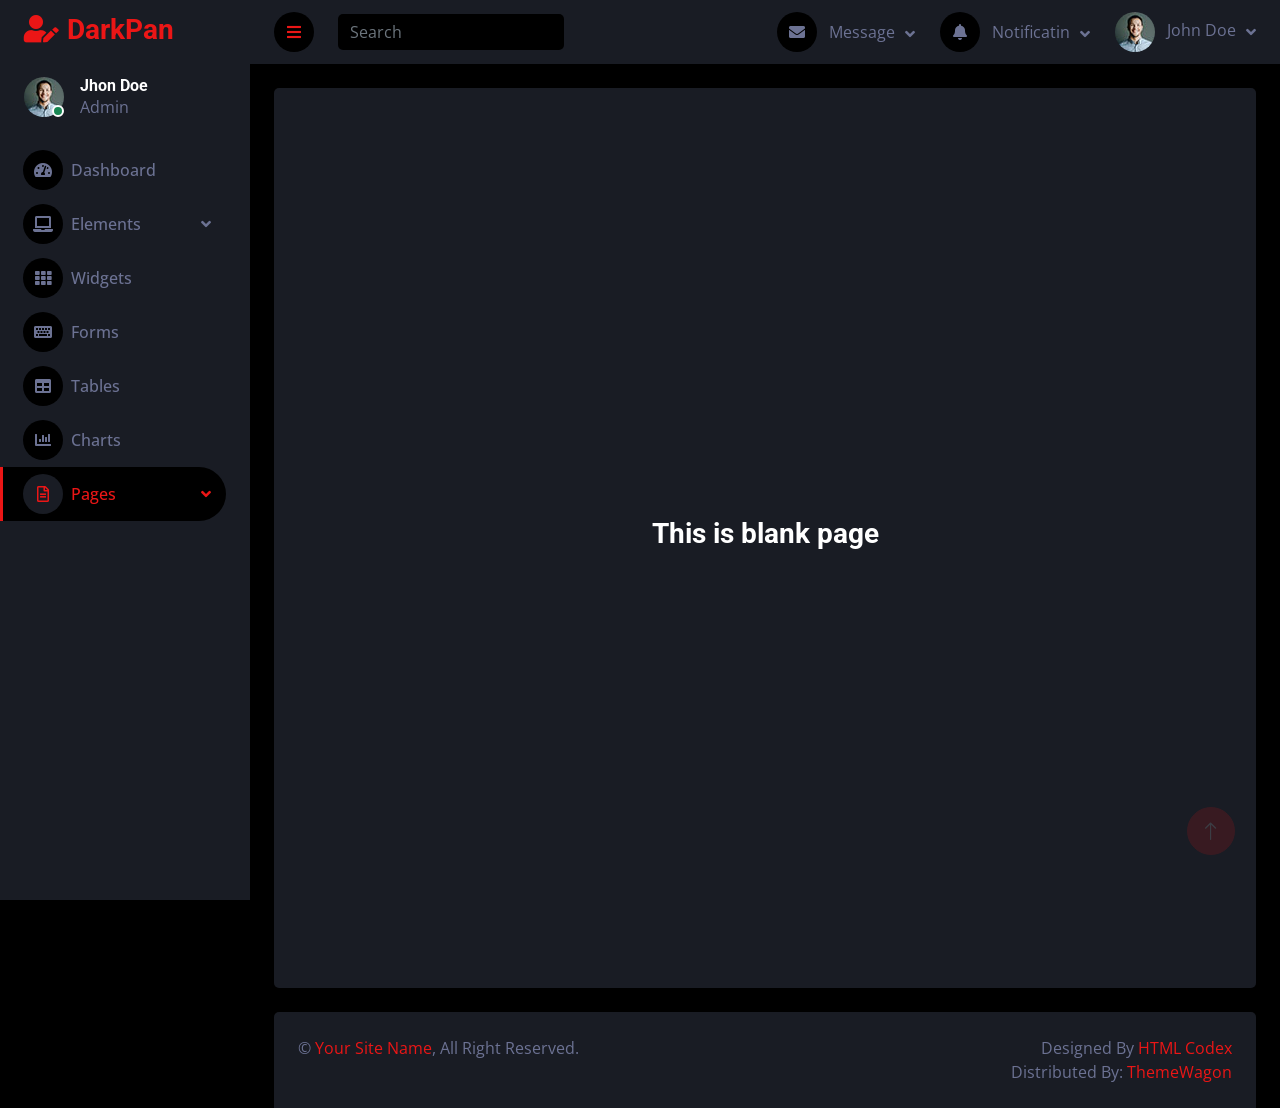
<file: Admin/Layout/darkpan-1.0.0/blank.html>
<!DOCTYPE html>
<html lang="en">

<head>
    <meta charset="utf-8">
    <title>DarkPan - Bootstrap 5 Admin Template</title>
    <meta content="width=device-width, initial-scale=1.0" name="viewport">
    <meta content="" name="keywords">
    <meta content="" name="description">

    <!-- Favicon -->
    <link href="img/favicon.ico" rel="icon">

    <!-- Google Web Fonts -->
    <link rel="preconnect" href="https://fonts.googleapis.com">
    <link rel="preconnect" href="https://fonts.gstatic.com" crossorigin>
    <link href="https://fonts.googleapis.com/css2?family=Open+Sans:wght@400;600&family=Roboto:wght@500;700&display=swap" rel="stylesheet"> 
    
    <!-- Icon Font Stylesheet -->
    <link href="https://cdnjs.cloudflare.com/ajax/libs/font-awesome/5.10.0/css/all.min.css" rel="stylesheet">
    <link href="https://cdn.jsdelivr.net/npm/bootstrap-icons@1.4.1/font/bootstrap-icons.css" rel="stylesheet">

    <!-- Libraries Stylesheet -->
    <link href="lib/owlcarousel/assets/owl.carousel.min.css" rel="stylesheet">
    <link href="lib/tempusdominus/css/tempusdominus-bootstrap-4.min.css" rel="stylesheet" />

    <!-- Customized Bootstrap Stylesheet -->
    <link href="css/bootstrap.min.css" rel="stylesheet">

    <!-- Template Stylesheet -->
    <link href="css/style.css" rel="stylesheet">
</head>

<body>
    <div class="container-fluid position-relative d-flex p-0">
        <!-- Spinner Start -->
        <div id="spinner" class="show bg-dark position-fixed translate-middle w-100 vh-100 top-50 start-50 d-flex align-items-center justify-content-center">
            <div class="spinner-border text-primary" style="width: 3rem; height: 3rem;" role="status">
                <span class="sr-only">Loading...</span>
            </div>
        </div>
        <!-- Spinner End -->


        <!-- Sidebar Start -->
        <div class="sidebar pe-4 pb-3">
            <nav class="navbar bg-secondary navbar-dark">
                <a href="index.html" class="navbar-brand mx-4 mb-3">
                    <h3 class="text-primary"><i class="fa fa-user-edit me-2"></i>DarkPan</h3>
                </a>
                <div class="d-flex align-items-center ms-4 mb-4">
                    <div class="position-relative">
                        <img class="rounded-circle" src="img/user.jpg" alt="" style="width: 40px; height: 40px;">
                        <div class="bg-success rounded-circle border border-2 border-white position-absolute end-0 bottom-0 p-1"></div>
                    </div>
                    <div class="ms-3">
                        <h6 class="mb-0">Jhon Doe</h6>
                        <span>Admin</span>
                    </div>
                </div>
                <div class="navbar-nav w-100">
                    <a href="index.html" class="nav-item nav-link"><i class="fa fa-tachometer-alt me-2"></i>Dashboard</a>
                    <div class="nav-item dropdown">
                        <a href="#" class="nav-link dropdown-toggle" data-bs-toggle="dropdown"><i class="fa fa-laptop me-2"></i>Elements</a>
                        <div class="dropdown-menu bg-transparent border-0">
                            <a href="button.html" class="dropdown-item">Buttons</a>
                            <a href="typography.html" class="dropdown-item">Typography</a>
                            <a href="element.html" class="dropdown-item">Other Elements</a>
                        </div>
                    </div>
                    <a href="widget.html" class="nav-item nav-link"><i class="fa fa-th me-2"></i>Widgets</a>
                    <a href="form.html" class="nav-item nav-link"><i class="fa fa-keyboard me-2"></i>Forms</a>
                    <a href="table.html" class="nav-item nav-link"><i class="fa fa-table me-2"></i>Tables</a>
                    <a href="chart.html" class="nav-item nav-link"><i class="fa fa-chart-bar me-2"></i>Charts</a>
                    <div class="nav-item dropdown">
                        <a href="#" class="nav-link dropdown-toggle active" data-bs-toggle="dropdown"><i class="far fa-file-alt me-2"></i>Pages</a>
                        <div class="dropdown-menu bg-transparent border-0">
                            <a href="signin.html" class="dropdown-item">Sign In</a>
                            <a href="signup.html" class="dropdown-item">Sign Up</a>
                            <a href="404.html" class="dropdown-item">404 Error</a>
                            <a href="blank.html" class="dropdown-item active">Blank Page</a>
                        </div>
                    </div>
                </div>
            </nav>
        </div>
        <!-- Sidebar End -->


        <!-- Content Start -->
        <div class="content">
            <!-- Navbar Start -->
            <nav class="navbar navbar-expand bg-secondary navbar-dark sticky-top px-4 py-0">
                <a href="index.html" class="navbar-brand d-flex d-lg-none me-4">
                    <h2 class="text-primary mb-0"><i class="fa fa-user-edit"></i></h2>
                </a>
                <a href="#" class="sidebar-toggler flex-shrink-0">
                    <i class="fa fa-bars"></i>
                </a>
                <form class="d-none d-md-flex ms-4">
                    <input class="form-control bg-dark border-0" type="search" placeholder="Search">
                </form>
                <div class="navbar-nav align-items-center ms-auto">
                    <div class="nav-item dropdown">
                        <a href="#" class="nav-link dropdown-toggle" data-bs-toggle="dropdown">
                            <i class="fa fa-envelope me-lg-2"></i>
                            <span class="d-none d-lg-inline-flex">Message</span>
                        </a>
                        <div class="dropdown-menu dropdown-menu-end bg-secondary border-0 rounded-0 rounded-bottom m-0">
                            <a href="#" class="dropdown-item">
                                <div class="d-flex align-items-center">
                                    <img class="rounded-circle" src="img/user.jpg" alt="" style="width: 40px; height: 40px;">
                                    <div class="ms-2">
                                        <h6 class="fw-normal mb-0">Jhon send you a message</h6>
                                        <small>15 minutes ago</small>
                                    </div>
                                </div>
                            </a>
                            <hr class="dropdown-divider">
                            <a href="#" class="dropdown-item">
                                <div class="d-flex align-items-center">
                                    <img class="rounded-circle" src="img/user.jpg" alt="" style="width: 40px; height: 40px;">
                                    <div class="ms-2">
                                        <h6 class="fw-normal mb-0">Jhon send you a message</h6>
                                        <small>15 minutes ago</small>
                                    </div>
                                </div>
                            </a>
                            <hr class="dropdown-divider">
                            <a href="#" class="dropdown-item">
                                <div class="d-flex align-items-center">
                                    <img class="rounded-circle" src="img/user.jpg" alt="" style="width: 40px; height: 40px;">
                                    <div class="ms-2">
                                        <h6 class="fw-normal mb-0">Jhon send you a message</h6>
                                        <small>15 minutes ago</small>
                                    </div>
                                </div>
                            </a>
                            <hr class="dropdown-divider">
                            <a href="#" class="dropdown-item text-center">See all message</a>
                        </div>
                    </div>
                    <div class="nav-item dropdown">
                        <a href="#" class="nav-link dropdown-toggle" data-bs-toggle="dropdown">
                            <i class="fa fa-bell me-lg-2"></i>
                            <span class="d-none d-lg-inline-flex">Notificatin</span>
                        </a>
                        <div class="dropdown-menu dropdown-menu-end bg-secondary border-0 rounded-0 rounded-bottom m-0">
                            <a href="#" class="dropdown-item">
                                <h6 class="fw-normal mb-0">Profile updated</h6>
                                <small>15 minutes ago</small>
                            </a>
                            <hr class="dropdown-divider">
                            <a href="#" class="dropdown-item">
                                <h6 class="fw-normal mb-0">New user added</h6>
                                <small>15 minutes ago</small>
                            </a>
                            <hr class="dropdown-divider">
                            <a href="#" class="dropdown-item">
                                <h6 class="fw-normal mb-0">Password changed</h6>
                                <small>15 minutes ago</small>
                            </a>
                            <hr class="dropdown-divider">
                            <a href="#" class="dropdown-item text-center">See all notifications</a>
                        </div>
                    </div>
                    <div class="nav-item dropdown">
                        <a href="#" class="nav-link dropdown-toggle" data-bs-toggle="dropdown">
                            <img class="rounded-circle me-lg-2" src="img/user.jpg" alt="" style="width: 40px; height: 40px;">
                            <span class="d-none d-lg-inline-flex">John Doe</span>
                        </a>
                        <div class="dropdown-menu dropdown-menu-end bg-secondary border-0 rounded-0 rounded-bottom m-0">
                            <a href="#" class="dropdown-item">My Profile</a>
                            <a href="#" class="dropdown-item">Settings</a>
                            <a href="#" class="dropdown-item">Log Out</a>
                        </div>
                    </div>
                </div>
            </nav>
            <!-- Navbar End -->


            <!-- Blank Start -->
            <div class="container-fluid pt-4 px-4">
                <div class="row vh-100 bg-secondary rounded align-items-center justify-content-center mx-0">
                    <div class="col-md-6 text-center">
                        <h3>This is blank page</h3>
                    </div>
                </div>
            </div>
            <!-- Blank End -->


            <!-- Footer Start -->
            <div class="container-fluid pt-4 px-4">
                <div class="bg-secondary rounded-top p-4">
                    <div class="row">
                        <div class="col-12 col-sm-6 text-center text-sm-start">
                            &copy; <a href="#">Your Site Name</a>, All Right Reserved. 
                        </div>
                        <div class="col-12 col-sm-6 text-center text-sm-end">
                            <!--/*** This template is free as long as you keep the footer author’s credit link/attribution link/backlink. If you'd like to use the template without the footer author’s credit link/attribution link/backlink, you can purchase the Credit Removal License from "https://htmlcodex.com/credit-removal". Thank you for your support. ***/-->
                            Designed By <a href="https://htmlcodex.com">HTML Codex</a>
                            <br>Distributed By: <a href="https://themewagon.com" target="_blank">ThemeWagon</a>
                        </div>
                    </div>
                </div>
            </div>
            <!-- Footer End -->
        </div>
        <!-- Content End -->


        <!-- Back to Top -->
        <a href="#" class="btn btn-lg btn-primary btn-lg-square back-to-top"><i class="bi bi-arrow-up"></i></a>
    </div>

    <!-- JavaScript Libraries -->
    <script src="https://code.jquery.com/jquery-3.4.1.min.js"></script>
    <script src="https://cdn.jsdelivr.net/npm/bootstrap@5.0.0/dist/js/bootstrap.bundle.min.js"></script>
    <script src="lib/chart/chart.min.js"></script>
    <script src="lib/easing/easing.min.js"></script>
    <script src="lib/waypoints/waypoints.min.js"></script>
    <script src="lib/owlcarousel/owl.carousel.min.js"></script>
    <script src="lib/tempusdominus/js/moment.min.js"></script>
    <script src="lib/tempusdominus/js/moment-timezone.min.js"></script>
    <script src="lib/tempusdominus/js/tempusdominus-bootstrap-4.min.js"></script>

    <!-- Template Javascript -->
    <script src="js/main.js"></script>
</body>

</html>
</file>
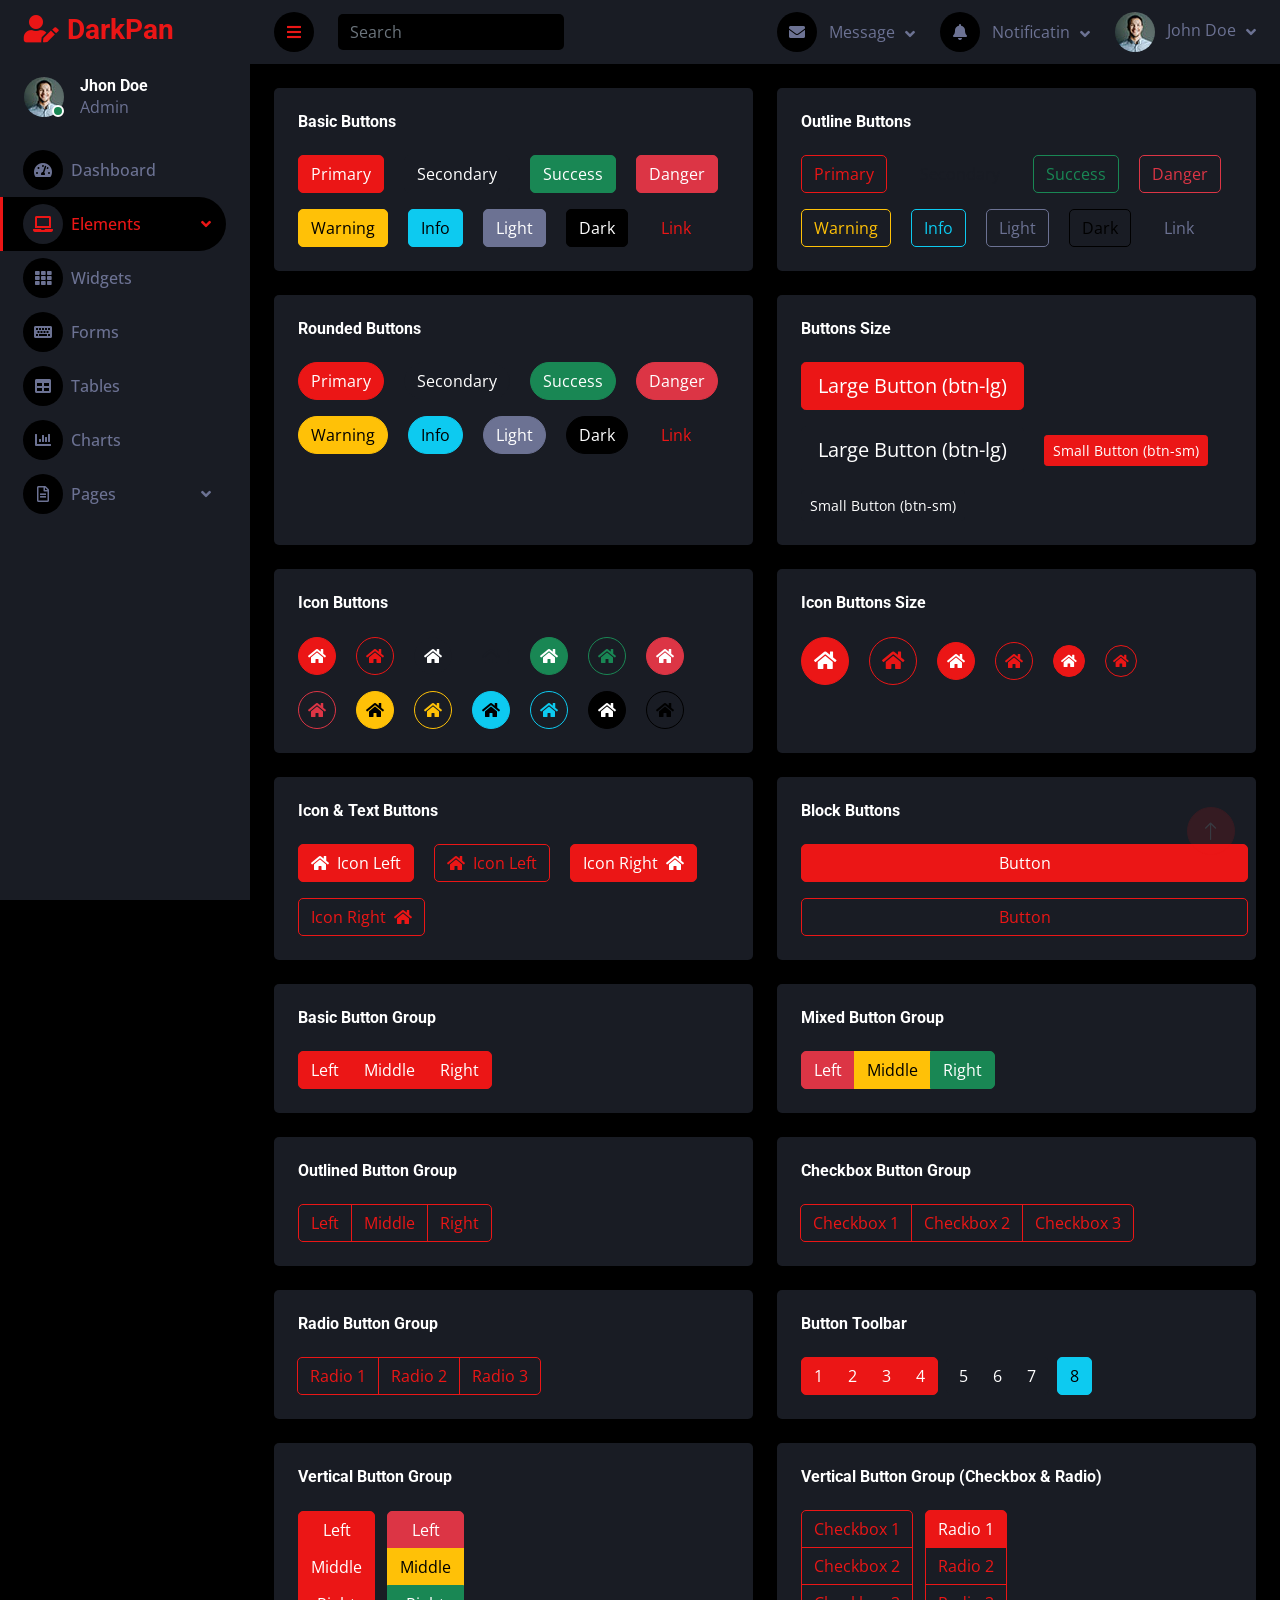
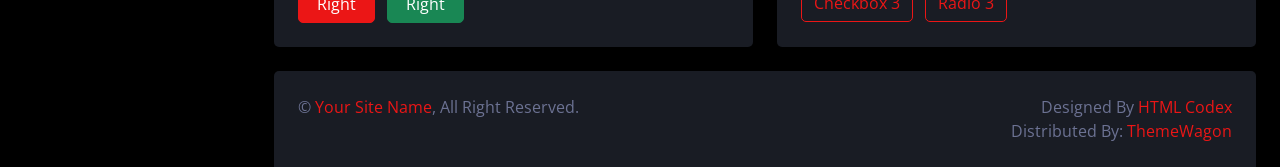
<file: Admin/Layout/darkpan-1.0.0/button.html>
<!DOCTYPE html>
<html lang="en">

<head>
    <meta charset="utf-8">
    <title>DarkPan - Bootstrap 5 Admin Template</title>
    <meta content="width=device-width, initial-scale=1.0" name="viewport">
    <meta content="" name="keywords">
    <meta content="" name="description">

    <!-- Favicon -->
    <link href="img/favicon.ico" rel="icon">

    <!-- Google Web Fonts -->
    <link rel="preconnect" href="https://fonts.googleapis.com">
    <link rel="preconnect" href="https://fonts.gstatic.com" crossorigin>
    <link href="https://fonts.googleapis.com/css2?family=Open+Sans:wght@400;600&family=Roboto:wght@500;700&display=swap" rel="stylesheet"> 
    
    <!-- Icon Font Stylesheet -->
    <link href="https://cdnjs.cloudflare.com/ajax/libs/font-awesome/5.10.0/css/all.min.css" rel="stylesheet">
    <link href="https://cdn.jsdelivr.net/npm/bootstrap-icons@1.4.1/font/bootstrap-icons.css" rel="stylesheet">

    <!-- Libraries Stylesheet -->
    <link href="lib/owlcarousel/assets/owl.carousel.min.css" rel="stylesheet">
    <link href="lib/tempusdominus/css/tempusdominus-bootstrap-4.min.css" rel="stylesheet" />

    <!-- Customized Bootstrap Stylesheet -->
    <link href="css/bootstrap.min.css" rel="stylesheet">

    <!-- Template Stylesheet -->
    <link href="css/style.css" rel="stylesheet">
</head>

<body>
    <div class="container-fluid position-relative d-flex p-0">
        <!-- Spinner Start -->
        <div id="spinner" class="show bg-dark position-fixed translate-middle w-100 vh-100 top-50 start-50 d-flex align-items-center justify-content-center">
            <div class="spinner-border text-primary" style="width: 3rem; height: 3rem;" role="status">
                <span class="sr-only">Loading...</span>
            </div>
        </div>
        <!-- Spinner End -->


        <!-- Sidebar Start -->
        <div class="sidebar pe-4 pb-3">
            <nav class="navbar bg-secondary navbar-dark">
                <a href="index.html" class="navbar-brand mx-4 mb-3">
                    <h3 class="text-primary"><i class="fa fa-user-edit me-2"></i>DarkPan</h3>
                </a>
                <div class="d-flex align-items-center ms-4 mb-4">
                    <div class="position-relative">
                        <img class="rounded-circle" src="img/user.jpg" alt="" style="width: 40px; height: 40px;">
                        <div class="bg-success rounded-circle border border-2 border-white position-absolute end-0 bottom-0 p-1"></div>
                    </div>
                    <div class="ms-3">
                        <h6 class="mb-0">Jhon Doe</h6>
                        <span>Admin</span>
                    </div>
                </div>
                <div class="navbar-nav w-100">
                    <a href="index.html" class="nav-item nav-link"><i class="fa fa-tachometer-alt me-2"></i>Dashboard</a>
                    <div class="nav-item dropdown">
                        <a href="#" class="nav-link dropdown-toggle active" data-bs-toggle="dropdown"><i class="fa fa-laptop me-2"></i>Elements</a>
                        <div class="dropdown-menu bg-transparent border-0">
                            <a href="button.html" class="dropdown-item active">Buttons</a>
                            <a href="typography.html" class="dropdown-item">Typography</a>
                            <a href="element.html" class="dropdown-item">Other Elements</a>
                        </div>
                    </div>
                    <a href="widget.html" class="nav-item nav-link"><i class="fa fa-th me-2"></i>Widgets</a>
                    <a href="form.html" class="nav-item nav-link"><i class="fa fa-keyboard me-2"></i>Forms</a>
                    <a href="table.html" class="nav-item nav-link"><i class="fa fa-table me-2"></i>Tables</a>
                    <a href="chart.html" class="nav-item nav-link"><i class="fa fa-chart-bar me-2"></i>Charts</a>
                    <div class="nav-item dropdown">
                        <a href="#" class="nav-link dropdown-toggle" data-bs-toggle="dropdown"><i class="far fa-file-alt me-2"></i>Pages</a>
                        <div class="dropdown-menu bg-transparent border-0">
                            <a href="signin.html" class="dropdown-item">Sign In</a>
                            <a href="signup.html" class="dropdown-item">Sign Up</a>
                            <a href="404.html" class="dropdown-item">404 Error</a>
                            <a href="blank.html" class="dropdown-item">Blank Page</a>
                        </div>
                    </div>
                </div>
            </nav>
        </div>
        <!-- Sidebar End -->


        <!-- Content Start -->
        <div class="content">
            <!-- Navbar Start -->
            <nav class="navbar navbar-expand bg-secondary navbar-dark sticky-top px-4 py-0">
                <a href="index.html" class="navbar-brand d-flex d-lg-none me-4">
                    <h2 class="text-primary mb-0"><i class="fa fa-user-edit"></i></h2>
                </a>
                <a href="#" class="sidebar-toggler flex-shrink-0">
                    <i class="fa fa-bars"></i>
                </a>
                <form class="d-none d-md-flex ms-4">
                    <input class="form-control bg-dark border-0" type="search" placeholder="Search">
                </form>
                <div class="navbar-nav align-items-center ms-auto">
                    <div class="nav-item dropdown">
                        <a href="#" class="nav-link dropdown-toggle" data-bs-toggle="dropdown">
                            <i class="fa fa-envelope me-lg-2"></i>
                            <span class="d-none d-lg-inline-flex">Message</span>
                        </a>
                        <div class="dropdown-menu dropdown-menu-end bg-secondary border-0 rounded-0 rounded-bottom m-0">
                            <a href="#" class="dropdown-item">
                                <div class="d-flex align-items-center">
                                    <img class="rounded-circle" src="img/user.jpg" alt="" style="width: 40px; height: 40px;">
                                    <div class="ms-2">
                                        <h6 class="fw-normal mb-0">Jhon send you a message</h6>
                                        <small>15 minutes ago</small>
                                    </div>
                                </div>
                            </a>
                            <hr class="dropdown-divider">
                            <a href="#" class="dropdown-item">
                                <div class="d-flex align-items-center">
                                    <img class="rounded-circle" src="img/user.jpg" alt="" style="width: 40px; height: 40px;">
                                    <div class="ms-2">
                                        <h6 class="fw-normal mb-0">Jhon send you a message</h6>
                                        <small>15 minutes ago</small>
                                    </div>
                                </div>
                            </a>
                            <hr class="dropdown-divider">
                            <a href="#" class="dropdown-item">
                                <div class="d-flex align-items-center">
                                    <img class="rounded-circle" src="img/user.jpg" alt="" style="width: 40px; height: 40px;">
                                    <div class="ms-2">
                                        <h6 class="fw-normal mb-0">Jhon send you a message</h6>
                                        <small>15 minutes ago</small>
                                    </div>
                                </div>
                            </a>
                            <hr class="dropdown-divider">
                            <a href="#" class="dropdown-item text-center">See all message</a>
                        </div>
                    </div>
                    <div class="nav-item dropdown">
                        <a href="#" class="nav-link dropdown-toggle" data-bs-toggle="dropdown">
                            <i class="fa fa-bell me-lg-2"></i>
                            <span class="d-none d-lg-inline-flex">Notificatin</span>
                        </a>
                        <div class="dropdown-menu dropdown-menu-end bg-secondary border-0 rounded-0 rounded-bottom m-0">
                            <a href="#" class="dropdown-item">
                                <h6 class="fw-normal mb-0">Profile updated</h6>
                                <small>15 minutes ago</small>
                            </a>
                            <hr class="dropdown-divider">
                            <a href="#" class="dropdown-item">
                                <h6 class="fw-normal mb-0">New user added</h6>
                                <small>15 minutes ago</small>
                            </a>
                            <hr class="dropdown-divider">
                            <a href="#" class="dropdown-item">
                                <h6 class="fw-normal mb-0">Password changed</h6>
                                <small>15 minutes ago</small>
                            </a>
                            <hr class="dropdown-divider">
                            <a href="#" class="dropdown-item text-center">See all notifications</a>
                        </div>
                    </div>
                    <div class="nav-item dropdown">
                        <a href="#" class="nav-link dropdown-toggle" data-bs-toggle="dropdown">
                            <img class="rounded-circle me-lg-2" src="img/user.jpg" alt="" style="width: 40px; height: 40px;">
                            <span class="d-none d-lg-inline-flex">John Doe</span>
                        </a>
                        <div class="dropdown-menu dropdown-menu-end bg-secondary border-0 rounded-0 rounded-bottom m-0">
                            <a href="#" class="dropdown-item">My Profile</a>
                            <a href="#" class="dropdown-item">Settings</a>
                            <a href="#" class="dropdown-item">Log Out</a>
                        </div>
                    </div>
                </div>
            </nav>
            <!-- Navbar End -->


            <!-- Button Start -->
            <div class="container-fluid pt-4 px-4">
                <div class="row g-4">
                    <div class="col-sm-12 col-xl-6">
                        <div class="bg-secondary rounded h-100 p-4">
                            <h6 class="mb-4">Basic Buttons</h6>
                            <div class="m-n2">
                                <button type="button" class="btn btn-primary m-2">Primary</button>
                                <button type="button" class="btn btn-secondary m-2">Secondary</button>
                                <button type="button" class="btn btn-success m-2">Success</button>
                                <button type="button" class="btn btn-danger m-2">Danger</button>
                                <button type="button" class="btn btn-warning m-2">Warning</button>
                                <button type="button" class="btn btn-info m-2">Info</button>
                                <button type="button" class="btn btn-light m-2">Light</button>
                                <button type="button" class="btn btn-dark m-2">Dark</button>
                                <button type="button" class="btn btn-link m-2">Link</button>
                            </div>
                        </div>
                    </div>
                    <div class="col-sm-12 col-xl-6">
                        <div class="bg-secondary rounded h-100 p-4">
                            <h6 class="mb-4">Outline Buttons</h6>
                            <div class="m-n2">
                                <button type="button" class="btn btn-outline-primary m-2">Primary</button>
                                <button type="button" class="btn btn-outline-secondary m-2">Secondary</button>
                                <button type="button" class="btn btn-outline-success m-2">Success</button>
                                <button type="button" class="btn btn-outline-danger m-2">Danger</button>
                                <button type="button" class="btn btn-outline-warning m-2">Warning</button>
                                <button type="button" class="btn btn-outline-info m-2">Info</button>
                                <button type="button" class="btn btn-outline-light m-2">Light</button>
                                <button type="button" class="btn btn-outline-dark m-2">Dark</button>
                                <button type="button" class="btn btn-outline-link m-2">Link</button>
                            </div>
                        </div>
                    </div>
                    <div class="col-sm-12 col-xl-6">
                        <div class="bg-secondary rounded h-100 p-4">
                            <h6 class="mb-4">Rounded Buttons</h6>
                            <div class="m-n2">
                                <button type="button" class="btn btn-primary rounded-pill m-2">Primary</button>
                                <button type="button" class="btn btn-secondary rounded-pill m-2">Secondary</button>
                                <button type="button" class="btn btn-success rounded-pill m-2">Success</button>
                                <button type="button" class="btn btn-danger rounded-pill m-2">Danger</button>
                                <button type="button" class="btn btn-warning rounded-pill m-2">Warning</button>
                                <button type="button" class="btn btn-info rounded-pill m-2">Info</button>
                                <button type="button" class="btn btn-light rounded-pill m-2">Light</button>
                                <button type="button" class="btn btn-dark rounded-pill m-2">Dark</button>
                                <button type="button" class="btn btn-link rounded-pill m-2">Link</button>
                            </div>
                        </div>
                    </div>
                    <div class="col-sm-12 col-xl-6">
                        <div class="bg-secondary rounded h-100 p-4">
                            <h6 class="mb-4">Buttons Size</h6>
                            <div class="m-n2">
                                <button type="button" class="btn btn-lg btn-primary m-2">Large Button (btn-lg)</button>
                                <button type="button" class="btn btn-lg btn-secondary m-2">Large Button (btn-lg)</button>
                                <button type="button" class="btn btn-sm btn-primary m-2">Small Button (btn-sm)</button>
                                <button type="button" class="btn btn-sm btn-secondary m-2">Small Button (btn-sm)</button>
                            </div>
                        </div>
                    </div>
                    <div class="col-sm-12 col-xl-6">
                        <div class="bg-secondary rounded h-100 p-4">
                            <h6 class="mb-4">Icon Buttons</h6>
                            <div class="m-n2">
                                <button type="button" class="btn btn-square btn-primary m-2"><i class="fa fa-home"></i></button>
                                <button type="button" class="btn btn-square btn-outline-primary m-2"><i class="fa fa-home"></i></button>
                                <button type="button" class="btn btn-square btn-secondary m-2"><i class="fa fa-home"></i></button>
                                <button type="button" class="btn btn-square btn-outline-secondary m-2"><i class="fa fa-home"></i></button>
                                <button type="button" class="btn btn-square btn-success m-2"><i class="fa fa-home"></i></button>
                                <button type="button" class="btn btn-square btn-outline-success m-2"><i class="fa fa-home"></i></button>
                                <button type="button" class="btn btn-square btn-danger m-2"><i class="fa fa-home"></i></button>
                                <button type="button" class="btn btn-square btn-outline-danger m-2"><i class="fa fa-home"></i></button>
                                <button type="button" class="btn btn-square btn-warning m-2"><i class="fa fa-home"></i></button>
                                <button type="button" class="btn btn-square btn-outline-warning m-2"><i class="fa fa-home"></i></button>
                                <button type="button" class="btn btn-square btn-info m-2"><i class="fa fa-home"></i></button>
                                <button type="button" class="btn btn-square btn-outline-info m-2"><i class="fa fa-home"></i></button>
                                <button type="button" class="btn btn-square btn-dark m-2"><i class="fa fa-home"></i></button>
                                <button type="button" class="btn btn-square btn-outline-dark m-2"><i class="fa fa-home"></i></button>
                            </div>
                        </div>
                    </div>
                    <div class="col-sm-12 col-xl-6">
                        <div class="bg-secondary rounded h-100 p-4">
                            <h6 class="mb-4">Icon Buttons Size</h6>
                            <div class="m-n2">
                                <button type="button" class="btn btn-lg btn-lg-square btn-primary m-2"><i class="fa fa-home"></i></button>
                                <button type="button" class="btn btn-lg btn-lg-square btn-outline-primary m-2"><i class="fa fa-home"></i></button>
                                <button type="button" class="btn btn-square btn-primary m-2"><i class="fa fa-home"></i></button>
                                <button type="button" class="btn btn-square btn-outline-primary m-2"><i class="fa fa-home"></i></button>
                                <button type="button" class="btn btn-sm btn-sm-square btn-primary m-2"><i class="fa fa-home"></i></button>
                                <button type="button" class="btn btn-sm btn-sm-square btn-outline-primary m-2"><i class="fa fa-home"></i></button>
                            </div>
                        </div>
                    </div>
                    <div class="col-sm-12 col-xl-6">
                        <div class="bg-secondary rounded h-100 p-4">
                            <h6 class="mb-4">Icon & Text Buttons</h6>
                            <div class="m-n2">
                                <button type="button" class="btn btn-primary m-2"><i class="fa fa-home me-2"></i>Icon Left</button>
                                <button type="button" class="btn btn-outline-primary m-2"><i class="fa fa-home me-2"></i>Icon Left</button>
                                <button type="button" class="btn btn-primary m-2">Icon Right<i class="fa fa-home ms-2"></i></button>
                                <button type="button" class="btn btn-outline-primary m-2">Icon Right<i class="fa fa-home ms-2"></i></button>
                            </div>
                        </div>
                    </div>
                    <div class="col-sm-12 col-xl-6">
                        <div class="bg-secondary rounded h-100 p-4">
                            <h6 class="mb-4">Block Buttons</h6>
                            <div class="m-n2">
                                <button class="btn btn-primary w-100 m-2" type="button">Button</button>
                                <button class="btn btn-outline-primary w-100 m-2" type="button">Button</button>
                            </div>
                        </div>
                    </div>
                    <div class="col-sm-12 col-xl-6">
                        <div class="bg-secondary rounded h-100 p-4">
                            <h6 class="mb-4">Basic Button Group</h6>
                            <div class="btn-group" role="group">
                                <button type="button" class="btn btn-primary">Left</button>
                                <button type="button" class="btn btn-primary">Middle</button>
                                <button type="button" class="btn btn-primary">Right</button>
                            </div>
                        </div>
                    </div>
                    <div class="col-sm-12 col-xl-6">
                        <div class="bg-secondary rounded h-100 p-4">
                            <h6 class="mb-4">Mixed Button Group</h6>
                            <div class="btn-group" role="group">
                                <button type="button" class="btn btn-danger">Left</button>
                                <button type="button" class="btn btn-warning">Middle</button>
                                <button type="button" class="btn btn-success">Right</button>
                            </div>
                        </div>
                    </div>
                    <div class="col-sm-12 col-xl-6">
                        <div class="bg-secondary rounded h-100 p-4">
                            <h6 class="mb-4">Outlined Button Group</h6>
                            <div class="btn-group" role="group">
                                <button type="button" class="btn btn-outline-primary">Left</button>
                                <button type="button" class="btn btn-outline-primary">Middle</button>
                                <button type="button" class="btn btn-outline-primary">Right</button>
                            </div>
                        </div>
                    </div>
                    <div class="col-sm-12 col-xl-6">
                        <div class="bg-secondary rounded h-100 p-4">
                            <h6 class="mb-4">Checkbox Button Group</h6>
                            <div class="btn-group" role="group">
                                <input type="checkbox" class="btn-check" id="btncheck1" autocomplete="off">
                                <label class="btn btn-outline-primary" for="btncheck1">Checkbox 1</label>

                                <input type="checkbox" class="btn-check" id="btncheck2" autocomplete="off">
                                <label class="btn btn-outline-primary" for="btncheck2">Checkbox 2</label>

                                <input type="checkbox" class="btn-check" id="btncheck3" autocomplete="off">
                                <label class="btn btn-outline-primary" for="btncheck3">Checkbox 3</label>
                            </div>
                        </div>
                    </div>
                    <div class="col-sm-12 col-xl-6">
                        <div class="bg-secondary rounded h-100 p-4">
                            <h6 class="mb-4">Radio Button Group</h6>
                            <div class="btn-group" role="group">
                                <input type="radio" class="btn-check" name="btnradio" id="btnradio1" autocomplete="off"
                                    checked>
                                <label class="btn btn-outline-primary" for="btnradio1">Radio 1</label>

                                <input type="radio" class="btn-check" name="btnradio" id="btnradio2" autocomplete="off">
                                <label class="btn btn-outline-primary" for="btnradio2">Radio 2</label>

                                <input type="radio" class="btn-check" name="btnradio" id="btnradio3" autocomplete="off">
                                <label class="btn btn-outline-primary" for="btnradio3">Radio 3</label>
                            </div>
                        </div>
                    </div>
                    <div class="col-sm-12 col-xl-6">
                        <div class="bg-secondary rounded h-100 p-4">
                            <h6 class="mb-4">Button Toolbar</h6>
                            <div class="btn-toolbar" role="toolbar">
                                <div class="btn-group me-2" role="group" aria-label="First group">
                                    <button type="button" class="btn btn-primary">1</button>
                                    <button type="button" class="btn btn-primary">2</button>
                                    <button type="button" class="btn btn-primary">3</button>
                                    <button type="button" class="btn btn-primary">4</button>
                                </div>
                                <div class="btn-group me-2" role="group" aria-label="Second group">
                                    <button type="button" class="btn btn-secondary">5</button>
                                    <button type="button" class="btn btn-secondary">6</button>
                                    <button type="button" class="btn btn-secondary">7</button>
                                </div>
                                <div class="btn-group" role="group" aria-label="Third group">
                                    <button type="button" class="btn btn-info">8</button>
                                </div>
                            </div>
                        </div>
                    </div>
                    <div class="col-sm-12 col-xl-6">
                        <div class="bg-secondary rounded h-100 p-4">
                            <h6 class="mb-4">Vertical Button Group</h6>
                            <div class="btn-group-vertical me-2" role="group">
                                <button type="button" class="btn btn-primary">Left</button>
                                <button type="button" class="btn btn-primary">Middle</button>
                                <button type="button" class="btn btn-primary">Right</button>
                            </div>
                            <div class="btn-group-vertical" role="group">
                                <button type="button" class="btn btn-danger">Left</button>
                                <button type="button" class="btn btn-warning">Middle</button>
                                <button type="button" class="btn btn-success">Right</button>
                            </div>
                        </div>
                    </div>
                    <div class="col-sm-12 col-xl-6">
                        <div class="bg-secondary rounded h-100 p-4">
                            <h6 class="mb-4">Vertical Button Group (Checkbox & Radio)</h6>
                            <div class="btn-group-vertical me-2" role="group">
                                <input type="checkbox" class="btn-check" id="btncheck1" autocomplete="off">
                                <label class="btn btn-outline-primary" for="btncheck1">Checkbox 1</label>

                                <input type="checkbox" class="btn-check" id="btncheck2" autocomplete="off">
                                <label class="btn btn-outline-primary" for="btncheck2">Checkbox 2</label>

                                <input type="checkbox" class="btn-check" id="btncheck3" autocomplete="off">
                                <label class="btn btn-outline-primary" for="btncheck3">Checkbox 3</label>
                            </div>
                            <div class="btn-group-vertical" role="group">
                                <input type="radio" class="btn-check" name="btnradio" id="btnradio1" autocomplete="off"
                                    checked>
                                <label class="btn btn-outline-primary" for="btnradio1">Radio 1</label>

                                <input type="radio" class="btn-check" name="btnradio" id="btnradio2" autocomplete="off">
                                <label class="btn btn-outline-primary" for="btnradio2">Radio 2</label>

                                <input type="radio" class="btn-check" name="btnradio" id="btnradio3" autocomplete="off">
                                <label class="btn btn-outline-primary" for="btnradio3">Radio 3</label>
                            </div>
                        </div>
                    </div>
                </div>
            </div>
            <!-- Button End -->


            <!-- Footer Start -->
            <div class="container-fluid pt-4 px-4">
                <div class="bg-secondary rounded-top p-4">
                    <div class="row">
                        <div class="col-12 col-sm-6 text-center text-sm-start">
                            &copy; <a href="#">Your Site Name</a>, All Right Reserved. 
                        </div>
                        <div class="col-12 col-sm-6 text-center text-sm-end">
                            <!--/*** This template is free as long as you keep the footer author’s credit link/attribution link/backlink. If you'd like to use the template without the footer author’s credit link/attribution link/backlink, you can purchase the Credit Removal License from "https://htmlcodex.com/credit-removal". Thank you for your support. ***/-->
                            Designed By <a href="https://htmlcodex.com">HTML Codex</a>
                            <br>Distributed By: <a href="https://themewagon.com" target="_blank">ThemeWagon</a>
                        </div>
                    </div>
                </div>
            </div>
            <!-- Footer End -->
        </div>
        <!-- Content End -->


        <!-- Back to Top -->
        <a href="#" class="btn btn-lg btn-primary btn-lg-square back-to-top"><i class="bi bi-arrow-up"></i></a>
    </div>

    <!-- JavaScript Libraries -->
    <script src="https://code.jquery.com/jquery-3.4.1.min.js"></script>
    <script src="https://cdn.jsdelivr.net/npm/bootstrap@5.0.0/dist/js/bootstrap.bundle.min.js"></script>
    <script src="lib/chart/chart.min.js"></script>
    <script src="lib/easing/easing.min.js"></script>
    <script src="lib/waypoints/waypoints.min.js"></script>
    <script src="lib/owlcarousel/owl.carousel.min.js"></script>
    <script src="lib/tempusdominus/js/moment.min.js"></script>
    <script src="lib/tempusdominus/js/moment-timezone.min.js"></script>
    <script src="lib/tempusdominus/js/tempusdominus-bootstrap-4.min.js"></script>

    <!-- Template Javascript -->
    <script src="js/main.js"></script>
</body>

</html>
</file>
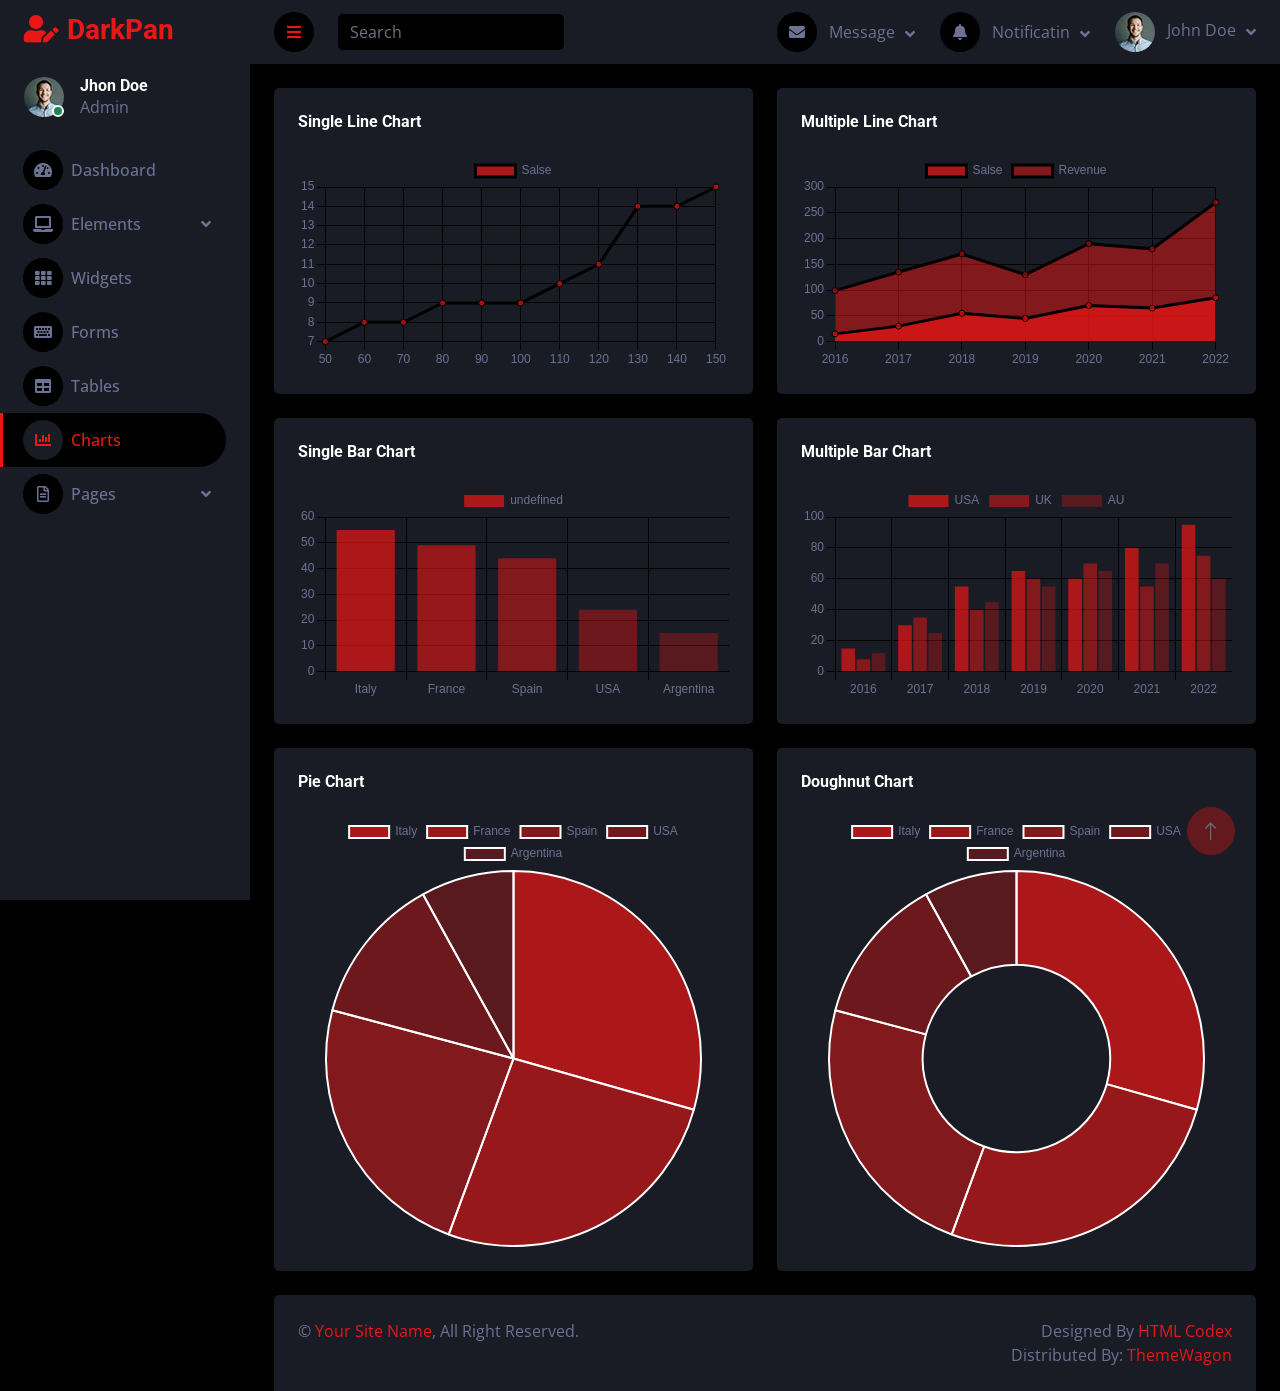
<file: Admin/Layout/darkpan-1.0.0/chart.html>
<!DOCTYPE html>
<html lang="en">

<head>
    <meta charset="utf-8">
    <title>DarkPan - Bootstrap 5 Admin Template</title>
    <meta content="width=device-width, initial-scale=1.0" name="viewport">
    <meta content="" name="keywords">
    <meta content="" name="description">

    <!-- Favicon -->
    <link href="img/favicon.ico" rel="icon">

    <!-- Google Web Fonts -->
    <link rel="preconnect" href="https://fonts.googleapis.com">
    <link rel="preconnect" href="https://fonts.gstatic.com" crossorigin>
    <link href="https://fonts.googleapis.com/css2?family=Open+Sans:wght@400;600&family=Roboto:wght@500;700&display=swap" rel="stylesheet"> 
    
    <!-- Icon Font Stylesheet -->
    <link href="https://cdnjs.cloudflare.com/ajax/libs/font-awesome/5.10.0/css/all.min.css" rel="stylesheet">
    <link href="https://cdn.jsdelivr.net/npm/bootstrap-icons@1.4.1/font/bootstrap-icons.css" rel="stylesheet">

    <!-- Libraries Stylesheet -->
    <link href="lib/owlcarousel/assets/owl.carousel.min.css" rel="stylesheet">
    <link href="lib/tempusdominus/css/tempusdominus-bootstrap-4.min.css" rel="stylesheet" />

    <!-- Customized Bootstrap Stylesheet -->
    <link href="css/bootstrap.min.css" rel="stylesheet">

    <!-- Template Stylesheet -->
    <link href="css/style.css" rel="stylesheet">
</head>

<body>
    <div class="container-fluid position-relative d-flex p-0">
        <!-- Spinner Start -->
        <div id="spinner" class="show bg-dark position-fixed translate-middle w-100 vh-100 top-50 start-50 d-flex align-items-center justify-content-center">
            <div class="spinner-border text-primary" style="width: 3rem; height: 3rem;" role="status">
                <span class="sr-only">Loading...</span>
            </div>
        </div>
        <!-- Spinner End -->


        <!-- Sidebar Start -->
        <div class="sidebar pe-4 pb-3">
            <nav class="navbar bg-secondary navbar-dark">
                <a href="index.html" class="navbar-brand mx-4 mb-3">
                    <h3 class="text-primary"><i class="fa fa-user-edit me-2"></i>DarkPan</h3>
                </a>
                <div class="d-flex align-items-center ms-4 mb-4">
                    <div class="position-relative">
                        <img class="rounded-circle" src="img/user.jpg" alt="" style="width: 40px; height: 40px;">
                        <div class="bg-success rounded-circle border border-2 border-white position-absolute end-0 bottom-0 p-1"></div>
                    </div>
                    <div class="ms-3">
                        <h6 class="mb-0">Jhon Doe</h6>
                        <span>Admin</span>
                    </div>
                </div>
                <div class="navbar-nav w-100">
                    <a href="index.html" class="nav-item nav-link"><i class="fa fa-tachometer-alt me-2"></i>Dashboard</a>
                    <div class="nav-item dropdown">
                        <a href="#" class="nav-link dropdown-toggle" data-bs-toggle="dropdown"><i class="fa fa-laptop me-2"></i>Elements</a>
                        <div class="dropdown-menu bg-transparent border-0">
                            <a href="button.html" class="dropdown-item">Buttons</a>
                            <a href="typography.html" class="dropdown-item">Typography</a>
                            <a href="element.html" class="dropdown-item">Other Elements</a>
                        </div>
                    </div>
                    <a href="widget.html" class="nav-item nav-link"><i class="fa fa-th me-2"></i>Widgets</a>
                    <a href="form.html" class="nav-item nav-link"><i class="fa fa-keyboard me-2"></i>Forms</a>
                    <a href="table.html" class="nav-item nav-link"><i class="fa fa-table me-2"></i>Tables</a>
                    <a href="chart.html" class="nav-item nav-link active"><i class="fa fa-chart-bar me-2"></i>Charts</a>
                    <div class="nav-item dropdown">
                        <a href="#" class="nav-link dropdown-toggle" data-bs-toggle="dropdown"><i class="far fa-file-alt me-2"></i>Pages</a>
                        <div class="dropdown-menu bg-transparent border-0">
                            <a href="signin.html" class="dropdown-item">Sign In</a>
                            <a href="signup.html" class="dropdown-item">Sign Up</a>
                            <a href="404.html" class="dropdown-item">404 Error</a>
                            <a href="blank.html" class="dropdown-item">Blank Page</a>
                        </div>
                    </div>
                </div>
            </nav>
        </div>
        <!-- Sidebar End -->


        <!-- Content Start -->
        <div class="content">
            <!-- Navbar Start -->
            <nav class="navbar navbar-expand bg-secondary navbar-dark sticky-top px-4 py-0">
                <a href="index.html" class="navbar-brand d-flex d-lg-none me-4">
                    <h2 class="text-primary mb-0"><i class="fa fa-user-edit"></i></h2>
                </a>
                <a href="#" class="sidebar-toggler flex-shrink-0">
                    <i class="fa fa-bars"></i>
                </a>
                <form class="d-none d-md-flex ms-4">
                    <input class="form-control bg-dark border-0" type="search" placeholder="Search">
                </form>
                <div class="navbar-nav align-items-center ms-auto">
                    <div class="nav-item dropdown">
                        <a href="#" class="nav-link dropdown-toggle" data-bs-toggle="dropdown">
                            <i class="fa fa-envelope me-lg-2"></i>
                            <span class="d-none d-lg-inline-flex">Message</span>
                        </a>
                        <div class="dropdown-menu dropdown-menu-end bg-secondary border-0 rounded-0 rounded-bottom m-0">
                            <a href="#" class="dropdown-item">
                                <div class="d-flex align-items-center">
                                    <img class="rounded-circle" src="img/user.jpg" alt="" style="width: 40px; height: 40px;">
                                    <div class="ms-2">
                                        <h6 class="fw-normal mb-0">Jhon send you a message</h6>
                                        <small>15 minutes ago</small>
                                    </div>
                                </div>
                            </a>
                            <hr class="dropdown-divider">
                            <a href="#" class="dropdown-item">
                                <div class="d-flex align-items-center">
                                    <img class="rounded-circle" src="img/user.jpg" alt="" style="width: 40px; height: 40px;">
                                    <div class="ms-2">
                                        <h6 class="fw-normal mb-0">Jhon send you a message</h6>
                                        <small>15 minutes ago</small>
                                    </div>
                                </div>
                            </a>
                            <hr class="dropdown-divider">
                            <a href="#" class="dropdown-item">
                                <div class="d-flex align-items-center">
                                    <img class="rounded-circle" src="img/user.jpg" alt="" style="width: 40px; height: 40px;">
                                    <div class="ms-2">
                                        <h6 class="fw-normal mb-0">Jhon send you a message</h6>
                                        <small>15 minutes ago</small>
                                    </div>
                                </div>
                            </a>
                            <hr class="dropdown-divider">
                            <a href="#" class="dropdown-item text-center">See all message</a>
                        </div>
                    </div>
                    <div class="nav-item dropdown">
                        <a href="#" class="nav-link dropdown-toggle" data-bs-toggle="dropdown">
                            <i class="fa fa-bell me-lg-2"></i>
                            <span class="d-none d-lg-inline-flex">Notificatin</span>
                        </a>
                        <div class="dropdown-menu dropdown-menu-end bg-secondary border-0 rounded-0 rounded-bottom m-0">
                            <a href="#" class="dropdown-item">
                                <h6 class="fw-normal mb-0">Profile updated</h6>
                                <small>15 minutes ago</small>
                            </a>
                            <hr class="dropdown-divider">
                            <a href="#" class="dropdown-item">
                                <h6 class="fw-normal mb-0">New user added</h6>
                                <small>15 minutes ago</small>
                            </a>
                            <hr class="dropdown-divider">
                            <a href="#" class="dropdown-item">
                                <h6 class="fw-normal mb-0">Password changed</h6>
                                <small>15 minutes ago</small>
                            </a>
                            <hr class="dropdown-divider">
                            <a href="#" class="dropdown-item text-center">See all notifications</a>
                        </div>
                    </div>
                    <div class="nav-item dropdown">
                        <a href="#" class="nav-link dropdown-toggle" data-bs-toggle="dropdown">
                            <img class="rounded-circle me-lg-2" src="img/user.jpg" alt="" style="width: 40px; height: 40px;">
                            <span class="d-none d-lg-inline-flex">John Doe</span>
                        </a>
                        <div class="dropdown-menu dropdown-menu-end bg-secondary border-0 rounded-0 rounded-bottom m-0">
                            <a href="#" class="dropdown-item">My Profile</a>
                            <a href="#" class="dropdown-item">Settings</a>
                            <a href="#" class="dropdown-item">Log Out</a>
                        </div>
                    </div>
                </div>
            </nav>
            <!-- Navbar End -->


            <!-- Chart Start -->
            <div class="container-fluid pt-4 px-4">
                <div class="row g-4">
                    <div class="col-sm-12 col-xl-6">
                        <div class="bg-secondary rounded h-100 p-4">
                            <h6 class="mb-4">Single Line Chart</h6>
                            <canvas id="line-chart"></canvas>
                        </div>
                    </div>
                    <div class="col-sm-12 col-xl-6">
                        <div class="bg-secondary rounded h-100 p-4">
                            <h6 class="mb-4">Multiple Line Chart</h6>
                            <canvas id="salse-revenue"></canvas>
                        </div>
                    </div>
                    <div class="col-sm-12 col-xl-6">
                        <div class="bg-secondary rounded h-100 p-4">
                            <h6 class="mb-4">Single Bar Chart</h6>
                            <canvas id="bar-chart"></canvas>
                        </div>
                    </div>
                    <div class="col-sm-12 col-xl-6">
                        <div class="bg-secondary rounded h-100 p-4">
                            <h6 class="mb-4">Multiple Bar Chart</h6>
                            <canvas id="worldwide-sales"></canvas>
                        </div>
                    </div>
                    <div class="col-sm-12 col-xl-6">
                        <div class="bg-secondary rounded h-100 p-4">
                            <h6 class="mb-4">Pie Chart</h6>
                            <canvas id="pie-chart"></canvas>
                        </div>
                    </div>
                    <div class="col-sm-12 col-xl-6">
                        <div class="bg-secondary rounded h-100 p-4">
                            <h6 class="mb-4">Doughnut Chart</h6>
                            <canvas id="doughnut-chart"></canvas>
                        </div>
                    </div>
                </div>
            </div>
            <!-- Chart End -->


            <!-- Footer Start -->
            <div class="container-fluid pt-4 px-4">
                <div class="bg-secondary rounded-top p-4">
                    <div class="row">
                        <div class="col-12 col-sm-6 text-center text-sm-start">
                            &copy; <a href="#">Your Site Name</a>, All Right Reserved. 
                        </div>
                        <div class="col-12 col-sm-6 text-center text-sm-end">
                            <!--/*** This template is free as long as you keep the footer author’s credit link/attribution link/backlink. If you'd like to use the template without the footer author’s credit link/attribution link/backlink, you can purchase the Credit Removal License from "https://htmlcodex.com/credit-removal". Thank you for your support. ***/-->
                            Designed By <a href="https://htmlcodex.com">HTML Codex</a>
                            <br>Distributed By: <a href="https://themewagon.com" target="_blank">ThemeWagon</a>
                        </div>
                    </div>
                </div>
            </div>
            <!-- Footer End -->
        </div>
        <!-- Content End -->


        <!-- Back to Top -->
        <a href="#" class="btn btn-lg btn-primary btn-lg-square back-to-top"><i class="bi bi-arrow-up"></i></a>
    </div>

    <!-- JavaScript Libraries -->
    <script src="https://code.jquery.com/jquery-3.4.1.min.js"></script>
    <script src="https://cdn.jsdelivr.net/npm/bootstrap@5.0.0/dist/js/bootstrap.bundle.min.js"></script>
    <script src="lib/chart/chart.min.js"></script>
    <script src="lib/easing/easing.min.js"></script>
    <script src="lib/waypoints/waypoints.min.js"></script>
    <script src="lib/owlcarousel/owl.carousel.min.js"></script>
    <script src="lib/tempusdominus/js/moment.min.js"></script>
    <script src="lib/tempusdominus/js/moment-timezone.min.js"></script>
    <script src="lib/tempusdominus/js/tempusdominus-bootstrap-4.min.js"></script>

    <!-- Template Javascript -->
    <script src="js/main.js"></script>
</body>

</html>
</file>
<file: Admin/Layout/darkpan-1.0.0/css/style.css>
/********** Template CSS **********/
:root {
    --primary: #EB1616;
    --secondary: #191C24;
    --light: #6C7293;
    --dark: #000000;
}

.back-to-top {
    position: fixed;
    display: none;
    right: 45px;
    bottom: 45px;
    z-index: 99;
}


/*** Spinner ***/
#spinner {
    opacity: 0;
    visibility: hidden;
    transition: opacity .5s ease-out, visibility 0s linear .5s;
    z-index: 99999;
}

#spinner.show {
    transition: opacity .5s ease-out, visibility 0s linear 0s;
    visibility: visible;
    opacity: 1;
}


/*** Button ***/
.btn {
    transition: .5s;
}

.btn-square {
    width: 38px;
    height: 38px;
}

.btn-sm-square {
    width: 32px;
    height: 32px;
}

.btn-lg-square {
    width: 48px;
    height: 48px;
}

.btn-square,
.btn-sm-square,
.btn-lg-square {
    padding: 0;
    display: inline-flex;
    align-items: center;
    justify-content: center;
    font-weight: normal;
    border-radius: 50px;
}


/*** Layout ***/
.sidebar {
    position: fixed;
    top: 0;
    left: 0;
    bottom: 0;
    width: 250px;
    height: 100vh;
    overflow-y: auto;
    background: var(--secondary);
    transition: 0.5s;
    z-index: 999;
}

.content {
    margin-left: 250px;
    min-height: 100vh;
    background: var(--dark);
    transition: 0.5s;
}

@media (min-width: 992px) {
    .sidebar {
        margin-left: 0;
    }

    .sidebar.open {
        margin-left: -250px;
    }

    .content {
        width: calc(100% - 250px);
    }

    .content.open {
        width: 100%;
        margin-left: 0;
    }
}

@media (max-width: 991.98px) {
    .sidebar {
        margin-left: -250px;
    }

    .sidebar.open {
        margin-left: 0;
    }

    .content {
        width: 100%;
        margin-left: 0;
    }
}


/*** Navbar ***/
.sidebar .navbar .navbar-nav .nav-link {
    padding: 7px 20px;
    color: var(--light);
    font-weight: 500;
    border-left: 3px solid var(--secondary);
    border-radius: 0 30px 30px 0;
    outline: none;
}

.sidebar .navbar .navbar-nav .nav-link:hover,
.sidebar .navbar .navbar-nav .nav-link.active {
    color: var(--primary);
    background: var(--dark);
    border-color: var(--primary);
}

.sidebar .navbar .navbar-nav .nav-link i {
    width: 40px;
    height: 40px;
    display: inline-flex;
    align-items: center;
    justify-content: center;
    background: var(--dark);
    border-radius: 40px;
}

.sidebar .navbar .navbar-nav .nav-link:hover i,
.sidebar .navbar .navbar-nav .nav-link.active i {
    background: var(--secondary);
}

.sidebar .navbar .dropdown-toggle::after {
    position: absolute;
    top: 15px;
    right: 15px;
    border: none;
    content: "\f107";
    font-family: "Font Awesome 5 Free";
    font-weight: 900;
    transition: .5s;
}

.sidebar .navbar .dropdown-toggle[aria-expanded=true]::after {
    transform: rotate(-180deg);
}

.sidebar .navbar .dropdown-item {
    padding-left: 25px;
    border-radius: 0 30px 30px 0;
    color: var(--light);
}

.sidebar .navbar .dropdown-item:hover,
.sidebar .navbar .dropdown-item.active {
    background: var(--dark);
}

.content .navbar .navbar-nav .nav-link {
    margin-left: 25px;
    padding: 12px 0;
    color: var(--light);
    outline: none;
}

.content .navbar .navbar-nav .nav-link:hover,
.content .navbar .navbar-nav .nav-link.active {
    color: var(--primary);
}

.content .navbar .sidebar-toggler,
.content .navbar .navbar-nav .nav-link i {
    width: 40px;
    height: 40px;
    display: inline-flex;
    align-items: center;
    justify-content: center;
    background: var(--dark);
    border-radius: 40px;
}

.content .navbar .dropdown-item {
    color: var(--light);
}

.content .navbar .dropdown-item:hover,
.content .navbar .dropdown-item.active {
    background: var(--dark);
}

.content .navbar .dropdown-toggle::after {
    margin-left: 6px;
    vertical-align: middle;
    border: none;
    content: "\f107";
    font-family: "Font Awesome 5 Free";
    font-weight: 900;
    transition: .5s;
}

.content .navbar .dropdown-toggle[aria-expanded=true]::after {
    transform: rotate(-180deg);
}

@media (max-width: 575.98px) {
    .content .navbar .navbar-nav .nav-link {
        margin-left: 15px;
    }
}


/*** Date Picker ***/
.bootstrap-datetimepicker-widget.bottom {
    top: auto !important;
}

.bootstrap-datetimepicker-widget .table * {
    border-bottom-width: 0px;
}

.bootstrap-datetimepicker-widget .table th {
    font-weight: 500;
}

.bootstrap-datetimepicker-widget.dropdown-menu {
    padding: 10px;
    border-radius: 2px;
}

.bootstrap-datetimepicker-widget table td.active,
.bootstrap-datetimepicker-widget table td.active:hover {
    background: var(--primary);
}

.bootstrap-datetimepicker-widget table td.today::before {
    border-bottom-color: var(--primary);
}


/*** Testimonial ***/
.progress .progress-bar {
    width: 0px;
    transition: 2s;
}


/*** Testimonial ***/
.testimonial-carousel .owl-dots {
    margin-top: 24px;
    display: flex;
    align-items: flex-end;
    justify-content: center;
}

.testimonial-carousel .owl-dot {
    position: relative;
    display: inline-block;
    margin: 0 5px;
    width: 15px;
    height: 15px;
    border: 5px solid var(--primary);
    border-radius: 15px;
    transition: .5s;
}

.testimonial-carousel .owl-dot.active {
    background: var(--dark);
    border-color: var(--primary);
}
</file>
